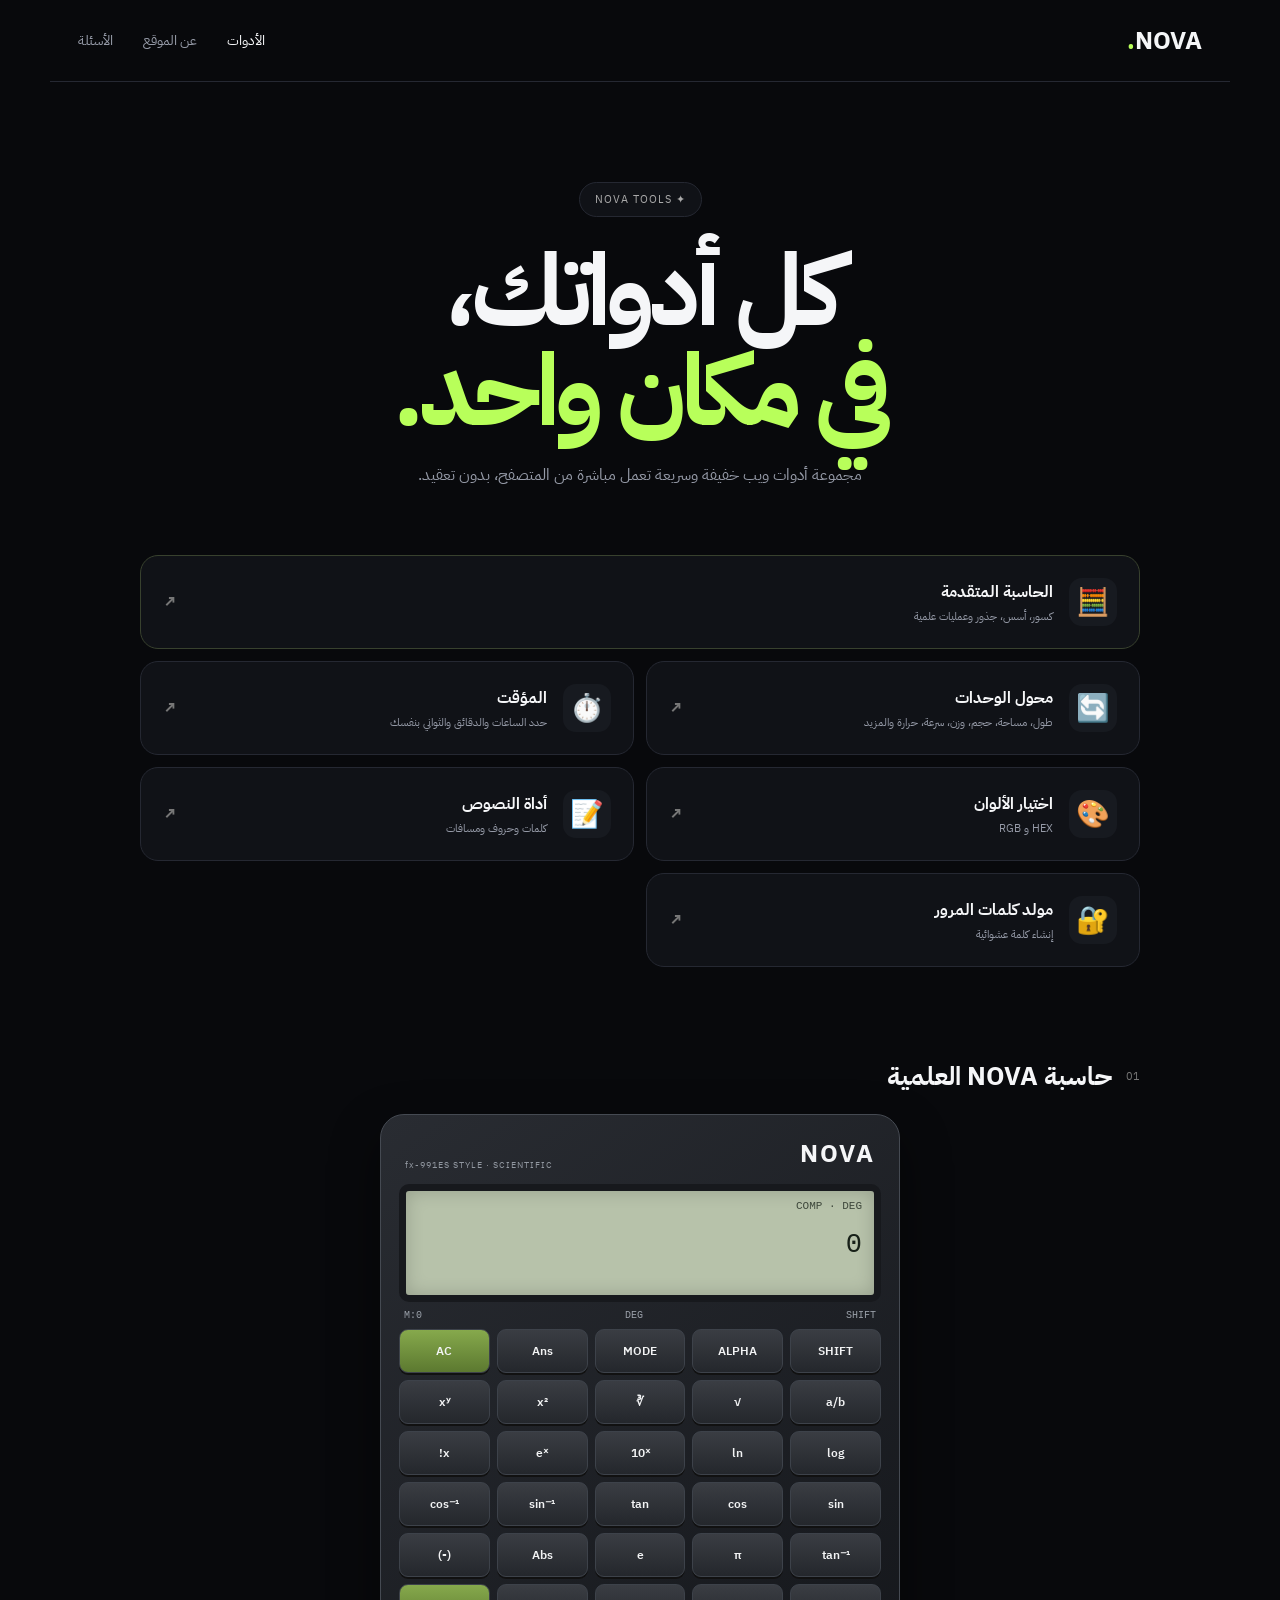
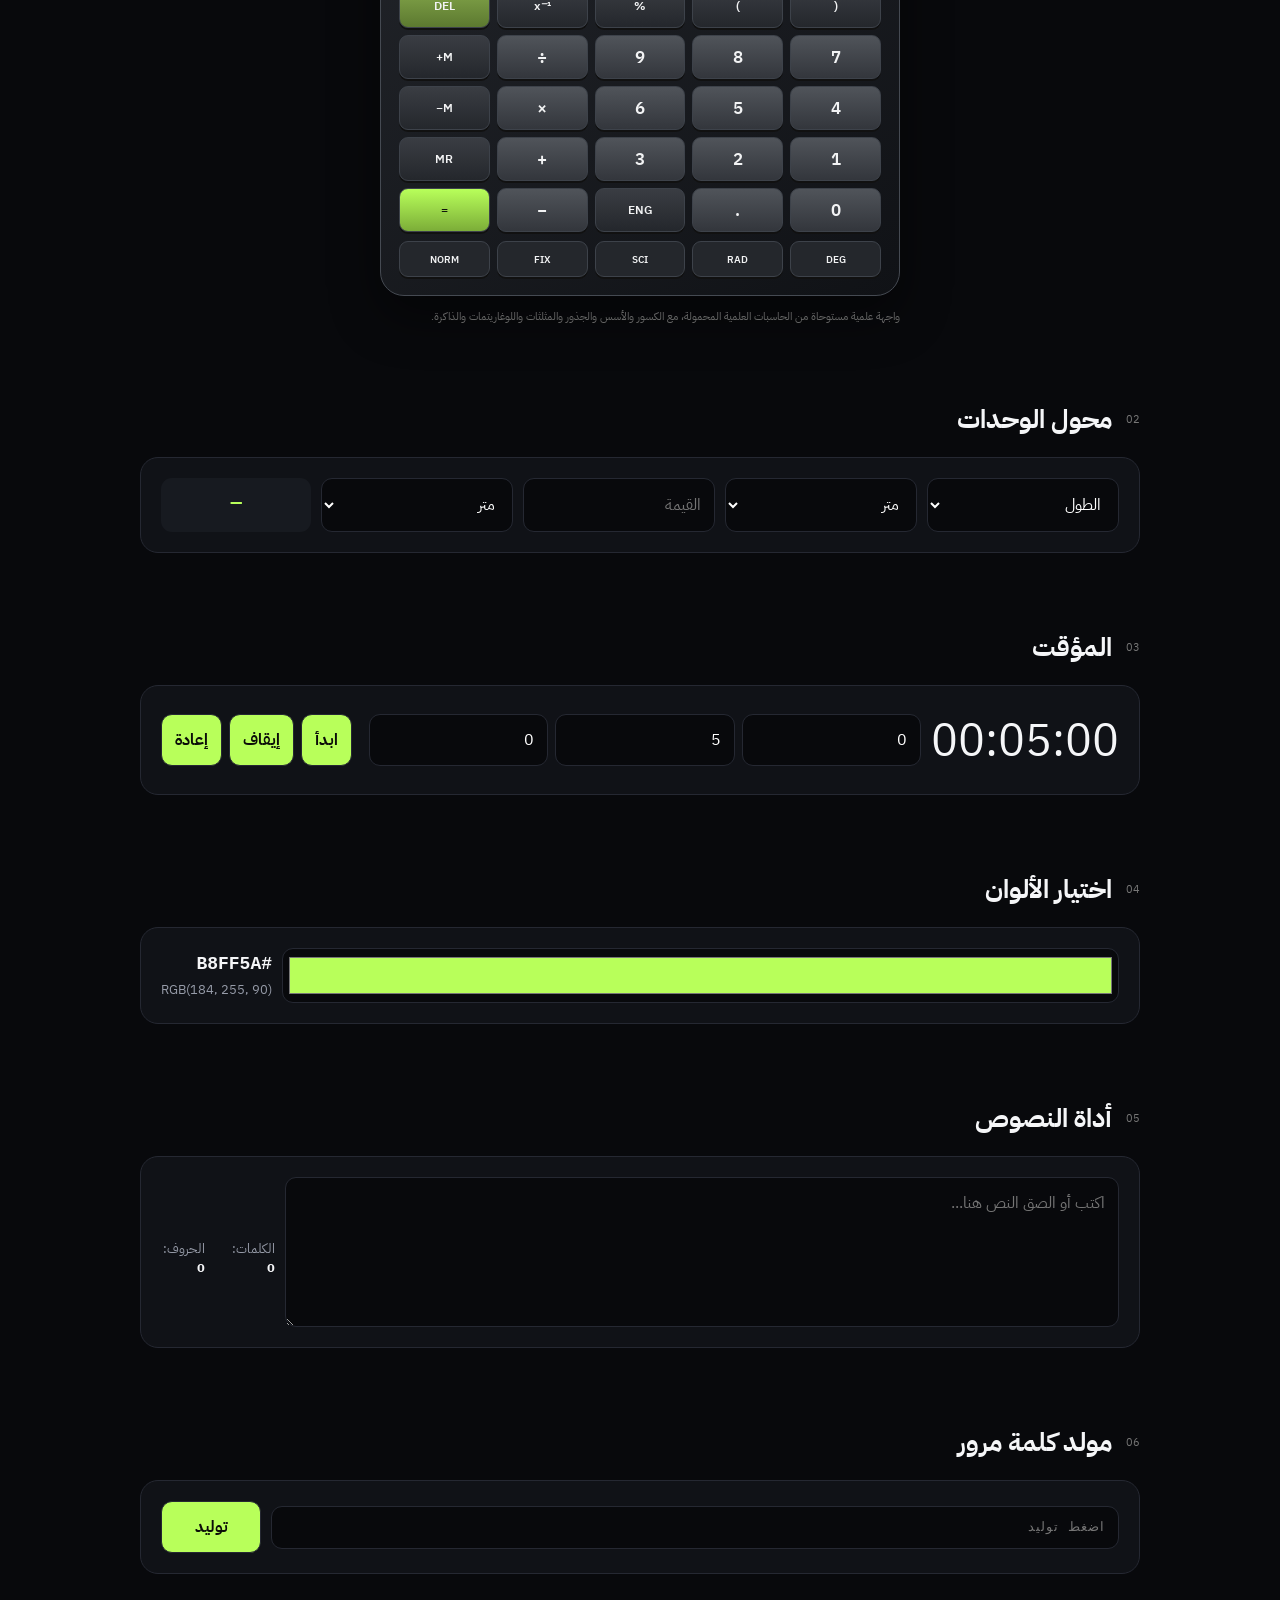
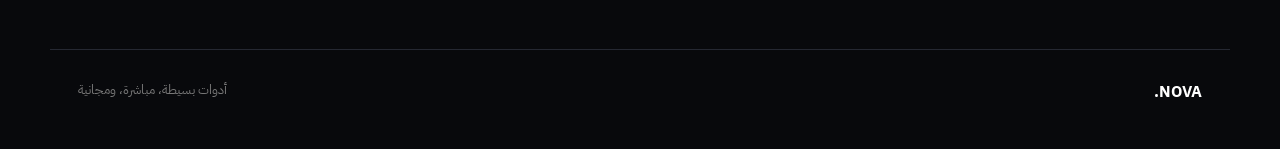
<file: index.html>
<!doctype html>
<html lang="ar" dir="rtl"><head><meta charset="UTF-8"><meta name="viewport" content="width=device-width,initial-scale=1"><meta name="description" content="NOVA Tools — أدوات ويب سريعة ومفيدة"><title>NOVA Tools</title><link rel="stylesheet" href="style.css"><style id="calculator-style">
#calculator .casio-wrap{display:flex!important;justify-content:center!important;width:100%!important}
#calculator .casio{width:min(520px,100%)!important;background:linear-gradient(145deg,#292c32,#101216)!important;border:1px solid #454a52!important;border-radius:24px!important;padding:18px!important;box-shadow:0 20px 50px rgba(0,0,0,.45)!important}
#calculator .casio-top{display:flex!important;align-items:flex-end!important;justify-content:space-between!important;padding:2px 6px 12px!important}
#calculator .brand{font-weight:800!important;font-size:25px!important;letter-spacing:2px!important}
#calculator .model{font-size:9px!important;color:#9298a1!important;letter-spacing:1px!important}
#calculator .screen{display:block!important;width:100%!important;background:#b7c2aa!important;border:7px solid #17191d!important;border-radius:10px!important;min-height:118px!important;padding:9px 12px!important;color:#172018!important;box-shadow:inset 0 0 18px rgba(0,0,0,.18)!important}
#calculator .screen-mode{font:11px monospace!important;opacity:.75!important}
#calculator .screen-main{font:27px monospace!important;min-height:48px!important;display:flex!important;align-items:flex-end!important;justify-content:flex-end!important;overflow:auto!important;direction:ltr!important;white-space:nowrap!important}
#calculator .screen-sub{font:12px monospace!important;text-align:right!important;min-height:18px!important;direction:ltr!important}
#calculator .calc-status{display:flex!important;justify-content:space-between!important;color:#9aa0a9!important;font:10px monospace!important;padding:8px 5px!important}
#calculator .scientific-grid{display:grid!important;grid-template-columns:repeat(5,minmax(0,1fr))!important;gap:7px!important;width:100%!important}
#calculator .scientific-grid button{display:block!important;width:100%!important;min-height:44px!important;border:1px solid #3d424a!important;border-radius:9px!important;background:linear-gradient(#3a3d43,#24272c)!important;color:#f2f3f4!important;font:600 12px 'IBM Plex Sans Arabic',sans-serif!important;box-shadow:0 2px 0 #111!important;cursor:pointer!important}
#calculator .scientific-grid button[data-fn="clear"],#calculator .scientific-grid button[data-fn="del"]{background:linear-gradient(#86a94c,#5c7930)!important}
#calculator .scientific-grid button[data-fn="equal"]{background:linear-gradient(#b8ff5a,#7cad38)!important;color:#10150c!important}
#calculator .scientific-grid button[data-key]{background:linear-gradient(#50545a,#33363c)!important;font-size:17px!important}
#calculator .calc-extra{display:grid!important;grid-template-columns:repeat(5,minmax(0,1fr))!important;gap:7px!important;margin-top:9px!important}
#calculator .calc-extra button{width:100%!important;min-height:36px!important;border:1px solid #3d424a!important;border-radius:9px!important;background:#24272c!important;color:#f2f3f4!important;font:600 10px 'IBM Plex Sans Arabic',sans-serif!important}
#calculator .hint{max-width:520px!important;margin:12px auto 0!important}
@media(max-width:600px){#calculator .casio{padding:12px!important;border-radius:18px!important}#calculator .scientific-grid{gap:5px!important}#calculator .scientific-grid button{min-height:40px!important;font-size:10px!important}#calculator .scientific-grid button[data-key]{font-size:15px!important}}
</style></head>
<body><nav><a class="logo" href="index.html">NOVA<span>.</span></a><div class="nav-links"><a class="active" href="index.html">الأدوات</a><a href="about.html">عن الموقع</a><a href="faq.html">الأسئلة</a></div><button class="menu">☰</button></nav>
<main><section class="hero"><div class="badge">✦ NOVA TOOLS</div><h1>كل أدواتك،<br><em>في مكان واحد.</em></h1><p>مجموعة أدوات ويب خفيفة وسريعة تعمل مباشرة من المتصفح، بدون تعقيد.</p></section>
<section class="tools">
<a class="tool featured" href="#calculator"><span class="icon">🧮</span><div><b>الحاسبة المتقدمة</b><small>كسور، أسس، جذور وعمليات علمية</small></div><strong>↗</strong></a>
<a class="tool" href="#converter"><span class="icon">🔄</span><div><b>محول الوحدات</b><small>طول، مساحة، حجم، وزن، سرعة، حرارة والمزيد</small></div><strong>↗</strong></a>
<a class="tool" href="#timer"><span class="icon">⏱️</span><div><b>المؤقت</b><small>حدد الساعات والدقائق والثواني بنفسك</small></div><strong>↗</strong></a>
<a class="tool" href="#colors"><span class="icon">🎨</span><div><b>اختيار الألوان</b><small>HEX و RGB</small></div><strong>↗</strong></a>
<a class="tool" href="#text"><span class="icon">📝</span><div><b>أداة النصوص</b><small>كلمات وحروف ومسافات</small></div><strong>↗</strong></a>
<a class="tool" href="#password"><span class="icon">🔐</span><div><b>مولد كلمات المرور</b><small>إنشاء كلمة عشوائية</small></div><strong>↗</strong></a>
</section>
<section class="quick" id="calculator"><div class="section-title"><span>01</span><h2>حاسبة NOVA العلمية</h2></div>
<div class="casio-wrap"><div class="casio">
<div class="casio-top"><div class="brand">NOVA</div><div class="model">fx-991ES STYLE · SCIENTIFIC</div></div>
<div class="screen"><div class="screen-mode" id="calcMode">COMP · DEG</div><div class="screen-main" id="calcDisplay">0</div><div class="screen-sub" id="calcSub"></div></div>
<div class="calc-status"><span id="shiftStatus">SHIFT</span><span id="angleStatus">DEG</span><span id="memoryStatus">M:0</span></div>
<div class="scientific-grid">
<button data-fn="shift">SHIFT</button><button data-fn="alpha">ALPHA</button><button data-fn="mode">MODE</button><button data-fn="ans">Ans</button><button data-fn="clear">AC</button>
<button data-fn="frac">a/b</button><button data-fn="sqrt">√</button><button data-fn="cbrt">∛</button><button data-fn="square">x²</button><button data-fn="power">xʸ</button>
<button data-fn="log">log</button><button data-fn="ln">ln</button><button data-fn="exp">10ˣ</button><button data-fn="expe">eˣ</button><button data-fn="fact">x!</button>
<button data-fn="sin">sin</button><button data-fn="cos">cos</button><button data-fn="tan">tan</button><button data-fn="asin">sin⁻¹</button><button data-fn="acos">cos⁻¹</button>
<button data-fn="atan">tan⁻¹</button><button data-fn="pi">π</button><button data-fn="e">e</button><button data-fn="abs">Abs</button><button data-fn="neg">(-)</button>
<button data-fn="lparen">(</button><button data-fn="rparen">)</button><button data-fn="percent">%</button><button data-fn="recip">x⁻¹</button><button data-fn="del">DEL</button>
<button data-key="7">7</button><button data-key="8">8</button><button data-key="9">9</button><button data-key="÷">÷</button><button data-fn="memory">M+</button>
<button data-key="4">4</button><button data-key="5">5</button><button data-key="6">6</button><button data-key="×">×</button><button data-fn="memory-minus">M−</button>
<button data-key="1">1</button><button data-key="2">2</button><button data-key="3">3</button><button data-key="+">+</button><button data-fn="memory-recall">MR</button>
<button data-key="0">0</button><button data-key=".">.</button><button data-fn="eng">ENG</button><button data-key="−">−</button><button data-fn="equal">=</button>
</div>
<div class="calc-extra"><button data-fn="deg">DEG</button><button data-fn="rad">RAD</button><button data-fn="sci">SCI</button><button data-fn="fix">FIX</button><button data-fn="normal">NORM</button></div>
</div></div>
<p class="hint">واجهة علمية مستوحاة من الحاسبات العلمية المحمولة، مع الكسور والأسس والجذور والمثلثات واللوغاريتمات والذاكرة.</p></section><section class="quick" id="converter"><div class="section-title"><span>02</span><h2>محول الوحدات</h2></div><div class="panel converter"><select id="unitCategory"><option value="length">الطول</option><option value="area">المساحة</option><option value="volume">الحجم</option><option value="weight">الوزن</option><option value="speed">السرعة</option><option value="temp">الحرارة</option><option value="time">الوقت</option><option value="data">البيانات الرقمية</option></select><select id="fromUnit"></select><input id="unitInput" type="number" placeholder="القيمة"><select id="toUnit"></select><div class="result" id="unitResult">—</div></div></section>
<section class="quick" id="timer"><div class="section-title"><span>03</span><h2>المؤقت</h2></div><div class="panel timer"><div class="timer-display" id="timerDisplay">00:05:00</div><div class="timer-inputs"><input id="hours" type="number" min="0" max="99" value="0" placeholder="ساعات"><input id="minutes" type="number" min="0" max="59" value="5" placeholder="دقائق"><input id="seconds" type="number" min="0" max="59" value="0" placeholder="ثواني"></div><div><button id="startTimer">ابدأ</button><button id="pauseTimer">إيقاف</button><button id="resetTimer">إعادة</button></div></div></section>
<section class="quick" id="colors"><div class="section-title"><span>04</span><h2>اختيار الألوان</h2></div><div class="panel color-panel"><input id="color" type="color" value="#b8ff5a"><div><b id="hex">#B8FF5A</b><small id="rgb">RGB(184, 255, 90)</small></div></div></section>
<section class="quick" id="text"><div class="section-title"><span>05</span><h2>أداة النصوص</h2></div><div class="panel"><textarea id="textInput" placeholder="اكتب أو الصق النص هنا..."></textarea><div class="stats"><span>الكلمات: <b id="words">0</b></span><span>الحروف: <b id="chars">0</b></span></div></div></section>
<section class="quick" id="password"><div class="section-title"><span>06</span><h2>مولد كلمة مرور</h2></div><div class="panel password"><input id="passwordOutput" readonly placeholder="اضغط توليد"><button id="generate">توليد</button></div></section>
</main><footer><b>NOVA<span>.</span></b><small>أدوات بسيطة، مباشرة، ومجانية</small></footer><script src="script.js"></script></body></html>
</file>
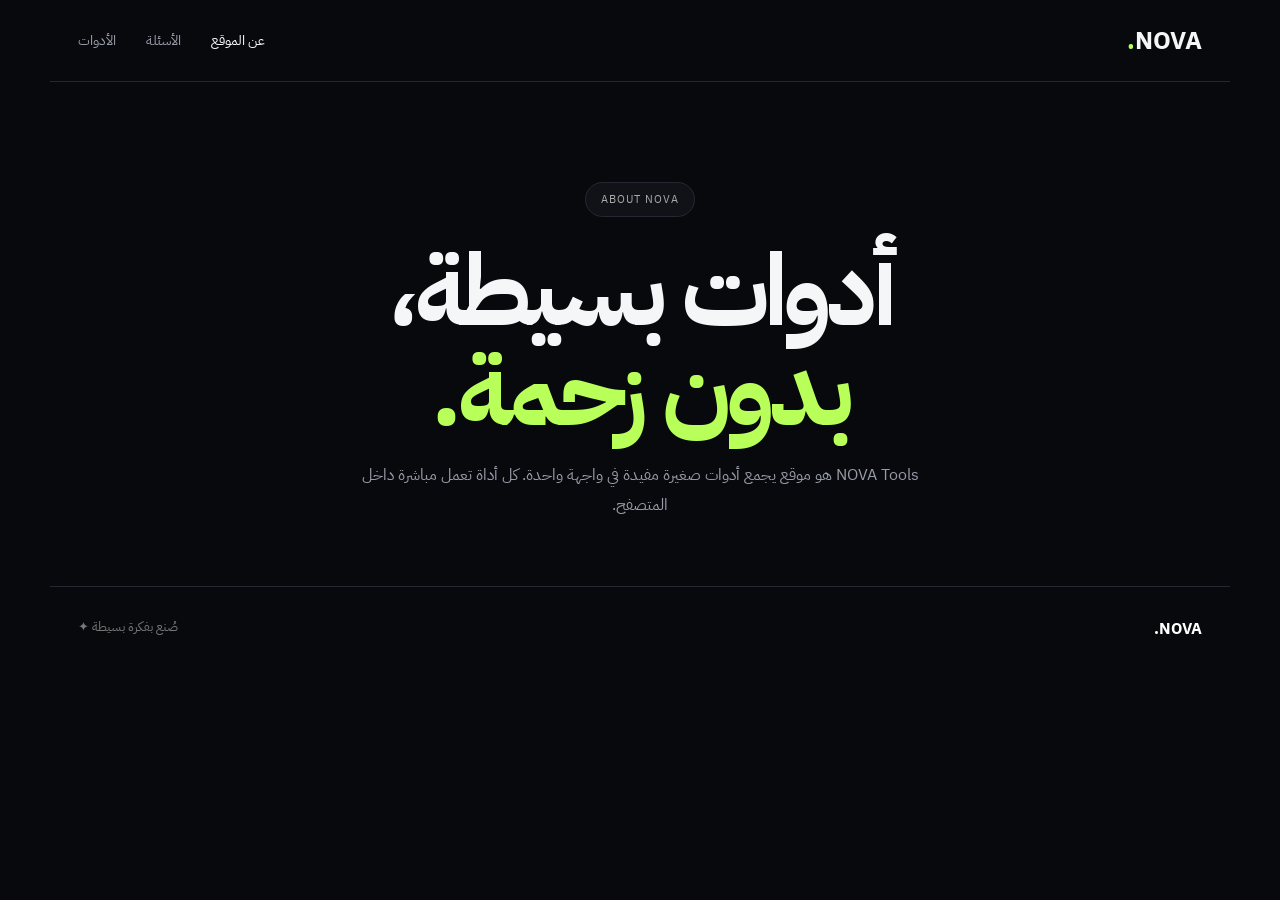
<file: about.html>
<!doctype html><html lang="ar" dir="rtl"><head><meta charset="UTF-8"><meta name="viewport" content="width=device-width,initial-scale=1"><title>NOVA — عن الموقع</title><link rel="stylesheet" href="style.css"></head><body><nav><a class="logo" href="index.html">NOVA<span>.</span></a><div class="nav-links"><a class="active" href="about.html">عن الموقع</a><a href="faq.html">الأسئلة</a><a href="index.html">الأدوات</a></div></nav><main class="hero"><div class="badge">ABOUT NOVA</div><h1>أدوات بسيطة،<br><em>بدون زحمة.</em></h1><p>NOVA Tools هو موقع يجمع أدوات صغيرة مفيدة في واجهة واحدة. كل أداة تعمل مباشرة داخل المتصفح.</p></main><footer><b>NOVA<span>.</span></b><small>صُنع بفكرة بسيطة ✦</small></footer></body></html>
</file>
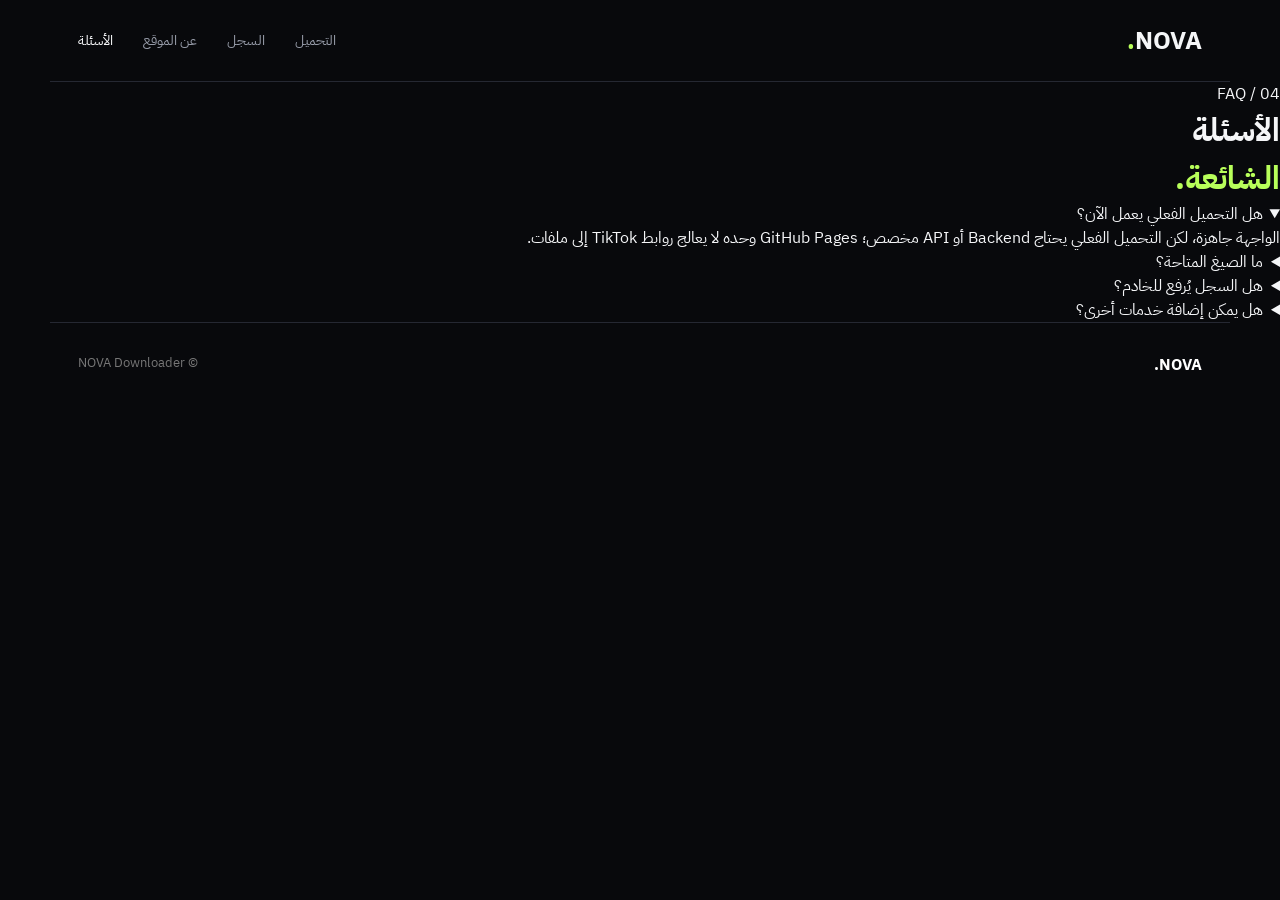
<file: faq.html>
<!doctype html><html lang="ar" dir="rtl"><head><meta charset="UTF-8"><meta name="viewport" content="width=device-width,initial-scale=1"><title>NOVA — الأسئلة</title><link rel="stylesheet" href="style.css"></head><body><nav><a class="logo" href="index.html">NOVA<span>.</span></a><div class="nav-links"><a href="index.html">التحميل</a><a href="history.html">السجل</a><a href="about.html">عن الموقع</a><a class="active" href="faq.html">الأسئلة</a></div></nav><main class="page"><div class="page-head"><span>04 / FAQ</span><h1>الأسئلة<br><em>الشائعة.</em></h1></div><div class="faq"><details open><summary>هل التحميل الفعلي يعمل الآن؟</summary><p>الواجهة جاهزة، لكن التحميل الفعلي يحتاج Backend أو API مخصص؛ GitHub Pages وحده لا يعالج روابط TikTok إلى ملفات.</p></details><details><summary>ما الصيغ المتاحة؟</summary><p>فيديو MP4، صوت فقط، وفيديو + صوت. ويمكن إضافة الجودة والصيغ من جهة الخادم.</p></details><details><summary>هل السجل يُرفع للخادم؟</summary><p>السجل في هذه الواجهة يستخدم التخزين المحلي في المتصفح.</p></details><details><summary>هل يمكن إضافة خدمات أخرى؟</summary><p>نعم، يمكن توسيع الواجهة لمصادر أخرى مع مراعاة شروط كل خدمة وحقوق المحتوى.</p></details></div></main><footer><b>NOVA<span>.</span></b><small>© NOVA Downloader</small></footer><script src="script.js"></script></body></html>
</file>
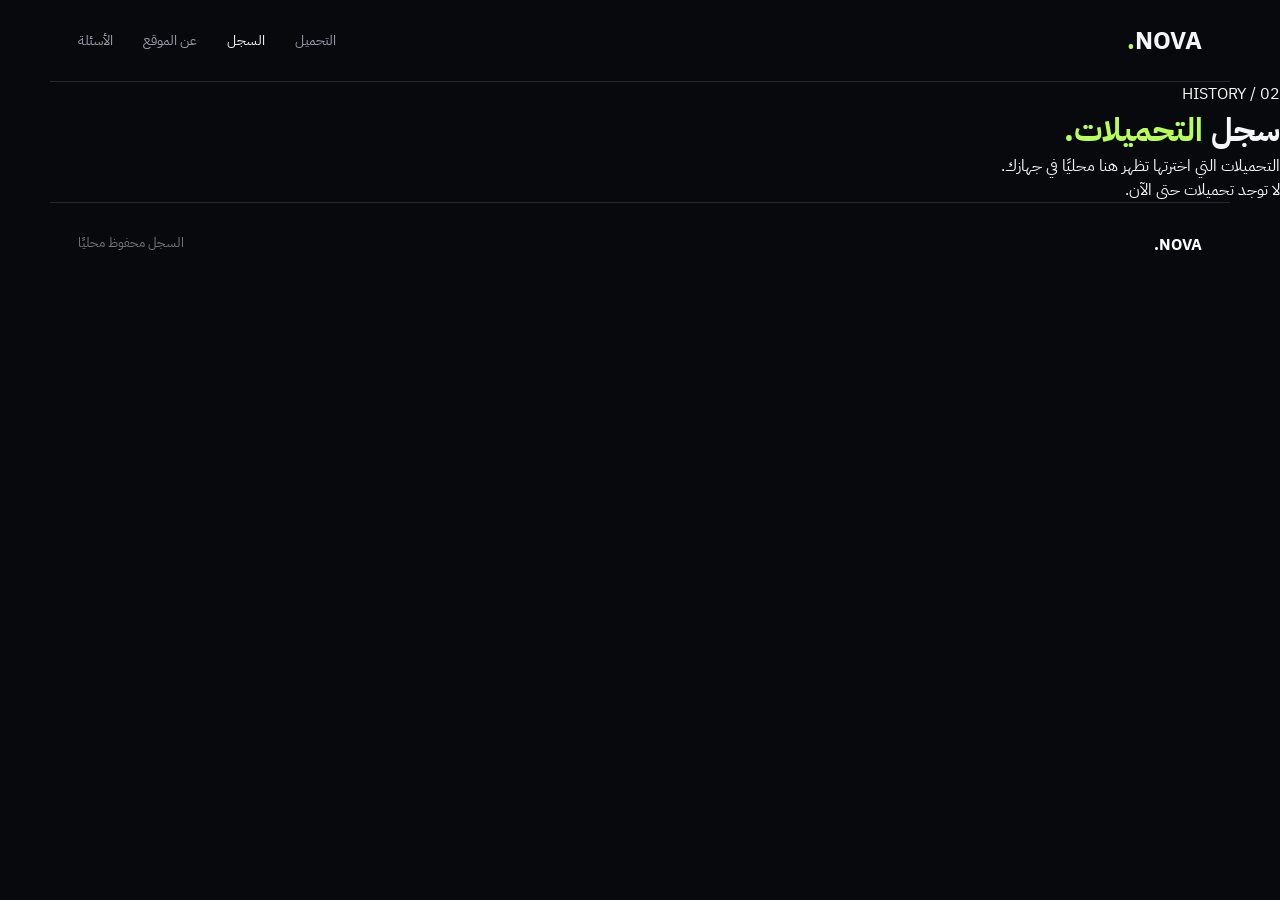
<file: history.html>
<!doctype html><html lang="ar" dir="rtl"><head><meta charset="UTF-8"><meta name="viewport" content="width=device-width,initial-scale=1"><title>NOVA — السجل</title><link rel="stylesheet" href="style.css"></head><body><nav><a class="logo" href="index.html">NOVA<span>.</span></a><div class="nav-links"><a href="index.html">التحميل</a><a class="active" href="history.html">السجل</a><a href="about.html">عن الموقع</a><a href="faq.html">الأسئلة</a></div></nav><main class="page"><div class="page-head"><span>02 / HISTORY</span><h1>سجل <em>التحميلات.</em></h1><p>التحميلات التي اخترتها تظهر هنا محليًا في جهازك.</p></div><div id="history" class="history"><div class="empty">لا توجد تحميلات حتى الآن.</div></div></main><footer><b>NOVA<span>.</span></b><small>السجل محفوظ محليًا</small></footer><script src="script.js"></script></body></html>
</file>
<file: style.css>
@import url('https://fonts.googleapis.com/css2?family=IBM+Plex+Sans+Arabic:wght@400;500;600;700&display=swap');:root{--bg:#08090c;--card:#101217;--text:#f5f6f8;--muted:#969ba8;--line:#252832;--accent:#b8ff5a}*{box-sizing:border-box;margin:0;padding:0}html{scroll-behavior:smooth}body{font-family:'IBM Plex Sans Arabic',sans-serif;background:var(--bg);color:var(--text);min-height:100vh}a{color:inherit;text-decoration:none}nav{height:82px;max-width:1180px;margin:auto;padding:0 28px;display:flex;align-items:center;justify-content:space-between;border-bottom:1px solid var(--line)}.logo{font-size:25px;font-weight:700}.logo span,em{color:var(--accent)}em{font-style:normal}.nav-links{display:flex;gap:30px;color:var(--muted);font-size:14px}.nav-links a:hover,.nav-links .active{color:var(--text)}.menu{display:none;background:none;border:0;color:#fff;font-size:22px}.hero{max-width:900px;margin:auto;text-align:center;padding:100px 25px 65px}.badge{display:inline-block;border:1px solid var(--line);background:var(--card);border-radius:100px;padding:8px 15px;color:#aaa;font-size:11px;letter-spacing:1px}.hero h1{font-size:clamp(54px,9vw,100px);line-height:1;letter-spacing:-5px;margin:25px 0 18px}.hero p{max-width:590px;margin:auto;color:var(--muted);line-height:1.9;font-size:16px}.tools{max-width:1050px;margin:0 auto 90px;padding:0 25px;display:grid;grid-template-columns:repeat(2,1fr);gap:12px}.tool{display:flex;align-items:center;gap:16px;background:var(--card);border:1px solid var(--line);border-radius:18px;padding:22px;transition:.2s}.tool:hover{transform:translateY(-3px);border-color:#566047}.tool .icon{font-size:27px;width:48px;height:48px;display:grid;place-items:center;background:#171a20;border-radius:13px}.tool div{flex:1}.tool b{display:block;font-size:16px}.tool small{display:block;color:var(--muted);font-size:11px;margin-top:4px}.tool strong{color:#777}.featured{grid-column:span 2;border-color:#38412e}.quick{max-width:1050px;margin:0 auto 75px;padding:0 25px}.section-title{display:flex;align-items:center;gap:14px;margin-bottom:18px}.section-title span{font-size:11px;color:#777}.section-title h2{font-size:26px}.calc,.panel{background:var(--card);border:1px solid var(--line);border-radius:18px;padding:20px}.calc input{width:100%;background:#08090c;border:1px solid var(--line);border-radius:12px;padding:18px;color:#fff;font-size:25px;text-align:left;direction:ltr;margin-bottom:12px}.calc-grid{display:grid;grid-template-columns:repeat(7,1fr);gap:8px}.calc-grid button,.panel button{border:1px solid var(--line);background:#0b0d11;color:#fff;border-radius:11px;padding:13px;font:inherit;cursor:pointer}.calc-grid button:hover,.panel button:hover{border-color:#657051}.calc-grid button[data-calc="="],.panel button{background:var(--accent);color:#0b0d08;font-weight:700}.hint{color:#666;font-size:11px;margin-top:12px}.panel{display:flex;gap:10px;align-items:center}.panel select,.panel input,.panel textarea{background:#08090c;border:1px solid var(--line);color:#fff;border-radius:11px;padding:13px;font:inherit;outline:none}.panel select,.panel input{flex:1;min-width:0}.result{padding:13px 16px;border-radius:11px;background:#171a20;min-width:150px;text-align:center;color:var(--accent);font-weight:700}.converter{align-items:stretch}.timer{justify-content:space-between;flex-wrap:wrap}.timer-display{font-size:45px;font-variant-numeric:tabular-nums;min-width:170px}.timer-inputs{display:flex;gap:7px;flex:1}.timer-inputs input{width:90px}.timer button{margin-right:7px}.color-panel{justify-content:flex-start}.color-panel input[type=color]{width:70px;height:55px;padding:4px}.color-panel small{display:block;color:var(--muted);margin-top:4px}.color-panel b{font-family:monospace;font-size:18px}.panel textarea{width:100%;height:150px;resize:vertical}.stats{display:flex;gap:25px;color:var(--muted);font-size:13px;margin-top:12px}.stats b{color:var(--text)}.password input{font-family:monospace;letter-spacing:1px}.password button{min-width:100px}footer{max-width:1180px;margin:auto;padding:30px 28px 45px;border-top:1px solid var(--line);display:flex;justify-content:space-between;color:#777}footer b{color:#fff}@media(max-width:700px){.nav-links{display:none}.menu{display:block}.hero{padding-top:70px}.hero h1{letter-spacing:-3px}.tools{grid-template-columns:1fr}.featured{grid-column:span 1}.calc-grid{grid-template-columns:repeat(4,1fr)}.panel,.timer{flex-direction:column;align-items:stretch}.converter{display:grid;grid-template-columns:1fr 1fr}.converter input,.converter .result{width:100%}.timer-inputs{display:grid;grid-template-columns:repeat(3,1fr)}.timer-inputs input{width:auto}.result{min-width:0}.quick{margin-bottom:55px}footer{gap:20px;flex-direction:column}}
/* NOVA scientific calculator */
.casio-wrap{display:flex;justify-content:center}.casio{width:min(100%,520px);background:linear-gradient(145deg,#26282d,#101216 72%);border:1px solid #3d4149;border-radius:24px;padding:18px;box-shadow:0 20px 50px rgba(0,0,0,.4),inset 0 1px rgba(255,255,255,.08)}.casio-top{display:flex;align-items:end;justify-content:space-between;padding:2px 6px 12px}.brand{font-weight:800;font-size:25px;letter-spacing:2px}.model{font-size:9px;color:#9298a1;letter-spacing:1px}.screen{background:#b7c2aa;border:7px solid #17191d;border-radius:10px;min-height:118px;padding:9px 12px;color:#172018;box-shadow:inset 0 0 18px rgba(0,0,0,.18)}.screen-mode{font:11px monospace;opacity:.75}.screen-main{font:27px monospace;min-height:48px;display:flex;align-items:end;justify-content:flex-end;overflow:auto;direction:ltr;white-space:nowrap}.screen-sub{font:12px monospace;text-align:right;min-height:18px;direction:ltr}.calc-status{display:flex;justify-content:space-between;color:#9aa0a9;font:10px monospace;padding:8px 5px}.scientific-grid{display:grid;grid-template-columns:repeat(5,1fr);gap:7px}.scientific-grid button,.calc-extra button{min-height:44px;border:1px solid #3d424a;border-radius:9px;background:linear-gradient(#3a3d43,#24272c);color:#f2f3f4;font:600 12px 'IBM Plex Sans Arabic',sans-serif;box-shadow:0 2px 0 #111;cursor:pointer;touch-action:manipulation}.scientific-grid button:active,.calc-extra button:active{transform:translateY(1px);box-shadow:0 1px 0 #111}.scientific-grid button[data-fn="clear"],.scientific-grid button[data-fn="del"]{background:linear-gradient(#86a94c,#5c7930);color:#fff}.scientific-grid button[data-fn="equal"]{background:linear-gradient(#b8ff5a,#7cad38);color:#10150c}.scientific-grid button[data-key]{background:linear-gradient(#50545a,#33363c);font-size:17px}.calc-extra{display:grid;grid-template-columns:repeat(5,1fr);gap:7px;margin-top:9px}.calc-extra button{min-height:36px;font-size:10px}.calc-extra button.active{border-color:#b8ff5a;color:#b8ff5a}.hint{max-width:520px;margin:12px auto 0}@media(max-width:480px){.casio{padding:12px;border-radius:18px}.scientific-grid{gap:5px}.scientific-grid button{min-height:40px;font-size:10px}.scientific-grid button[data-key]{font-size:15px}.screen-main{font-size:22px}.model{display:none}}
</file>
